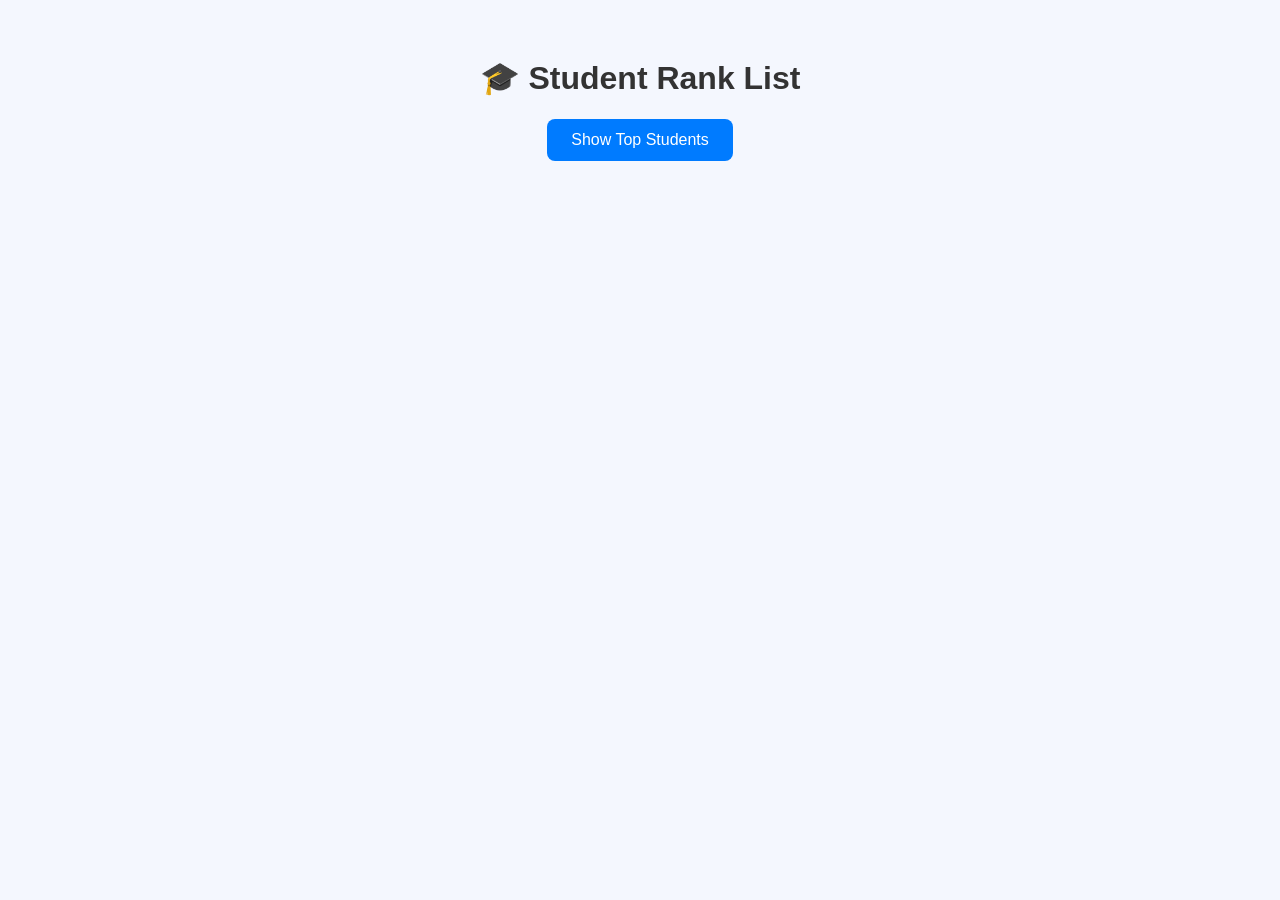
<file: STUDENT MARKSHEET/index.html>
<!DOCTYPE html>
<html lang="en">
<head>
    <meta charset="UTF-8">
    <meta name="viewport" content="width=device-width, initial-scale=1.0">
    <title>Student Marksheet System</title>
    <link rel="stylesheet" href="style.css">
</head>
<body>

    <h1>🎓 Student Rank List</h1>
    <button id="load-btn">Show Top Students</button>

    <!-- Container where student cards will be dynamically rendered -->
    <div id="cards-container"></div>

    <script src="script.js"></script>
</body>
</html>
</file>
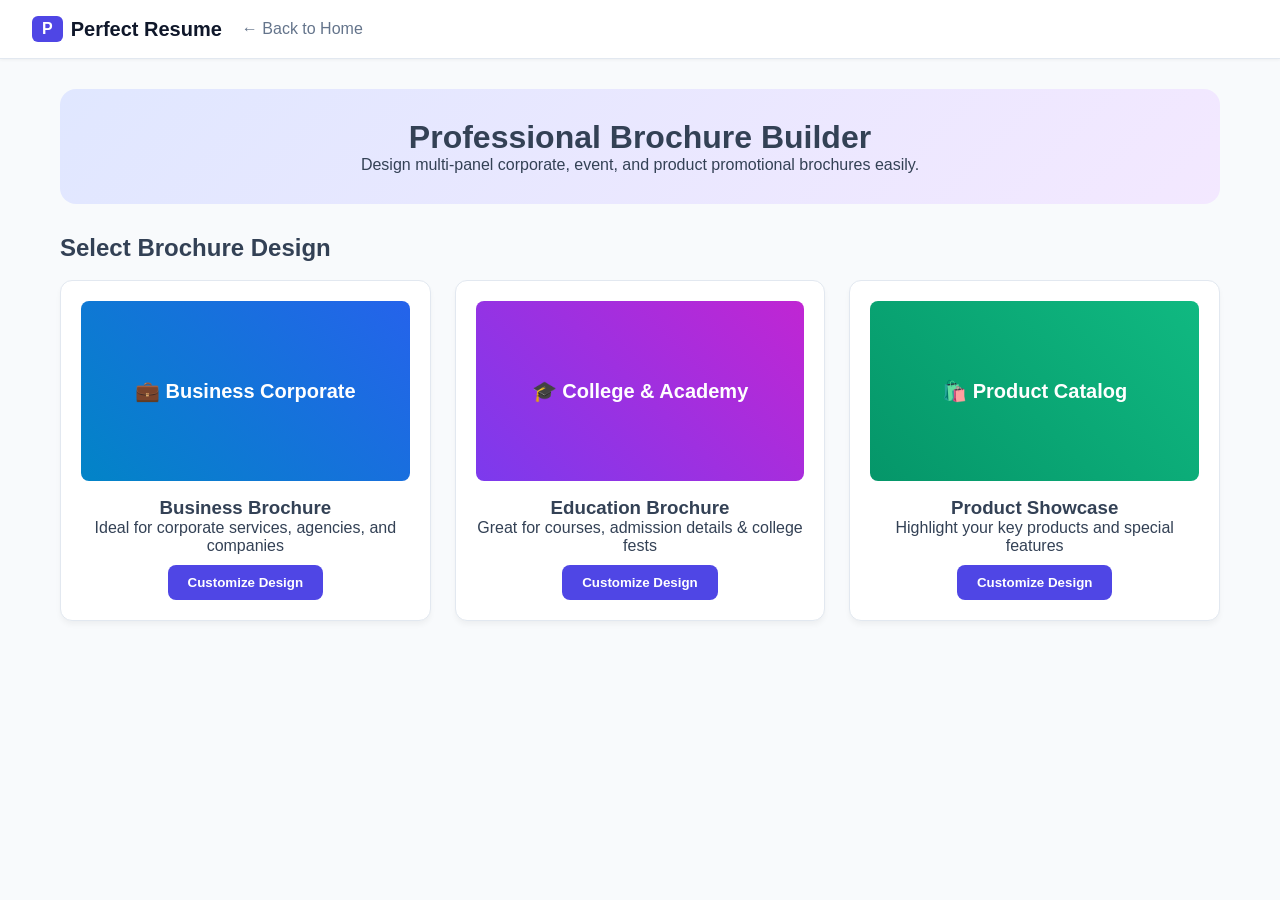
<file: resume builder/brochure.html>
<!DOCTYPE html>
<html lang="en">
<head>
    <meta charset="UTF-8">
    <meta name="viewport" content="width=device-width, initial-scale=1.0">
    <title>Brochure Maker - Perfect Resume</title>
    <style>
        * {
            box-sizing: border-box;
            margin: 0;
            padding: 0;
            font-family: 'Segoe UI', Tahoma, Geneva, Verdana, sans-serif;
        }
        body {
            background-color: #f8fafc;
            color: #334155;
        }
        .navbar {
            display: flex;
            justify-content: space-between;
            align-items: center;
            padding: 16px 32px;
            background: #ffffff;
            border-bottom: 1px solid #e2e8f0;
            box-shadow: 0 1px 3px rgba(0,0,0,0.05);
        }
        .nav-left {
            display: flex;
            align-items: center;
            gap: 20px;
        }
        .brand-logo {
            font-weight: bold;
            font-size: 20px;
            text-decoration: none;
            color: #0f172a;
            display: flex;
            align-items: center;
            gap: 8px;
        }
        .logo-box {
            background: #4f46e5;
            color: white;
            padding: 4px 10px;
            border-radius: 6px;
            font-size: 16px;
        }
        .nav-item {
            color: #64748b;
            text-decoration: none;
            font-weight: 500;
        }
        .nav-item:hover {
            color: #4f46e5;
        }
        .container {
            max-width: 1200px;
            margin: 30px auto;
            padding: 0 20px;
        }
        .hero-banner {
            text-align: center;
            padding: 30px 20px;
            background: linear-gradient(135deg, #e0e7ff 0%, #f3e8ff 100%);
            border-radius: 16px;
            margin-bottom: 30px;
        }
        .templates-grid {
            display: grid;
            grid-template-columns: repeat(auto-fit, minmax(280px, 1fr));
            gap: 24px;
        }
        .card-template {
            border: 1px solid #e2e8f0;
            border-radius: 12px;
            padding: 20px;
            background: #ffffff;
            text-align: center;
            box-shadow: 0 4px 6px -1px rgba(0,0,0,0.05);
            transition: transform 0.2s ease;
        }
        .card-template:hover {
            transform: translateY(-4px);
        }
        .preview-box {
            height: 180px;
            border-radius: 8px;
            margin-bottom: 16px;
            display: flex;
            align-items: center;
            justify-content: center;
            color: #ffffff;
            font-weight: bold;
            font-size: 20px;
        }
        .btn-create {
            background-color: #4f46e5;
            color: white;
            padding: 10px 20px;
            border: none;
            border-radius: 8px;
            cursor: pointer;
            font-weight: 600;
            margin-top: 10px;
            transition: background 0.2s;
        }
        .btn-create:hover {
            background-color: #4338ca;
        }
        .editor-section {
            display: none;
            background: white;
            border-radius: 16px;
            padding: 24px;
            box-shadow: 0 10px 25px -5px rgba(0,0,0,0.1);
        }
        .editor-grid {
            display: grid;
            grid-template-columns: 1fr 1.2fr;
            gap: 30px;
            margin-top: 20px;
        }
        @media (max-width: 900px) {
            .editor-grid {
                grid-template-columns: 1fr;
            }
        }
        .form-group {
            margin-bottom: 16px;
        }
        .form-group label {
            display: block;
            font-weight: 600;
            margin-bottom: 6px;
            font-size: 14px;
        }
        .form-group input, .form-group textarea {
            width: 100%;
            padding: 10px 12px;
            border: 1px solid #cbd5e1;
            border-radius: 8px;
            font-size: 14px;
            outline: none;
        }
        .form-group input:focus, .form-group textarea:focus {
            border-color: #4f46e5;
            box-shadow: 0 0 0 3px rgba(79, 70, 229, 0.1);
        }
        
        /* Brochure Tri-Fold Preview Layout */
        .brochure-preview-container {
            display: flex;
            flex-direction: column;
            align-items: center;
        }
        .brochure-canvas {
            width: 100%;
            min-height: 450px;
            border-radius: 12px;
            display: grid;
            grid-template-columns: 1fr 1fr 1fr;
            gap: 10px;
            padding: 15px;
            background: #1e293b;
            box-shadow: 0 10px 20px rgba(0,0,0,0.15);
            -webkit-print-color-adjust: exact;
            print-color-adjust: exact;
        }
        .panel {
            background: #ffffff;
            border-radius: 8px;
            padding: 16px;
            display: flex;
            flex-direction: column;
            justify-content: space-between;
            color: #0f172a;
            font-size: 12px;
        }
        .panel h3 {
            font-size: 16px;
            color: #4f46e5;
            margin-bottom: 8px;
            border-bottom: 2px solid #e2e8f0;
            padding-bottom: 4px;
        }
        .btn-download {
            background: #10b981;
            color: white;
            border: none;
            padding: 12px 24px;
            border-radius: 8px;
            font-weight: 600;
            cursor: pointer;
            margin-top: 20px;
        }
        .btn-download:hover {
            background: #059669;
        }
        .btn-back {
            background: #e2e8f0;
            color: #334155;
            border: none;
            padding: 8px 16px;
            border-radius: 6px;
            cursor: pointer;
            margin-bottom: 20px;
            font-weight: 600;
        }

        @media print {
            body * {
                visibility: hidden;
            }
            .brochure-preview-container, .brochure-canvas, .brochure-canvas * {
                visibility: visible;
            }
            body {
                background: none !important;
            }
            .container {
                margin: 0 !important;
                padding: 0 !important;
            }
            .brochure-preview-container {
                position: absolute;
                left: 0;
                top: 0;
                width: 100%;
            }
            .btn-download {
                display: none !important;
            }
            @page {
                size: landscape;
                margin: 0;
            }
        }
    </style>
</head>
<body>

    <nav class="navbar">
        <div class="nav-left">
            <a href="front.html" class="brand-logo">
                <span class="logo-box">P</span> Perfect Resume
            </a>
            <a href="front.html" class="nav-item">← Back to Home</a>
        </div>
    </nav>

    <div class="container">
        <!-- Selection View -->
        <div id="categoryView">
            <div class="hero-banner">
                <h1>Professional Brochure Builder</h1>
                <p>Design multi-panel corporate, event, and product promotional brochures easily.</p>
            </div>

            <h2>Select Brochure Design</h2>
            <br>
            <div class="templates-grid">
                <div class="card-template">
                    <div class="preview-box" style="background: linear-gradient(45deg, #0284c7, #2563eb);">
                        💼 Business Corporate
                    </div>
                    <h3>Business Brochure</h3>
                    <p>Ideal for corporate services, agencies, and companies</p>
                    <button class="btn-create" onclick="openEditor('Business Corporate')">Customize Design</button>
                </div>

                <div class="card-template">
                    <div class="preview-box" style="background: linear-gradient(45deg, #7c3aed, #c026d3);">
                        🎓 College & Academy
                    </div>
                    <h3>Education Brochure</h3>
                    <p>Great for courses, admission details & college fests</p>
                    <button class="btn-create" onclick="openEditor('Educational Program')">Customize Design</button>
                </div>

                <div class="card-template">
                    <div class="preview-box" style="background: linear-gradient(45deg, #059669, #10b981);">
                        🛍️ Product Catalog
                    </div>
                    <h3>Product Showcase</h3>
                    <p>Highlight your key products and special features</p>
                    <button class="btn-create" onclick="openEditor('Product Showcase')">Customize Design</button>
                </div>
            </div>
        </div>

        <!-- Custom Editor View -->
        <div id="editorView" class="editor-section">
            <button class="btn-back" onclick="closeEditor()">← Back to Templates</button>
            <h2 id="editorTitle">Customize Brochure</h2>

            <div class="editor-grid">
                <!-- Inputs -->
                <div class="editor-form">
                    <h3>Panel 1: Front Cover</h3>
                    <div class="form-group">
                        <label>Company / College Name</label>
                        <input type="text" id="inCompName" value="TechVision Solutions" oninput="updateBrochure()">
                    </div>
                    <div class="form-group">
                        <label>Main Tagline</label>
                        <input type="text" id="inTagline" value="Empowering Digital Innovation" oninput="updateBrochure()">
                    </div>

                    <h3 style="margin-top: 15px;">Panel 2: About Us & Services</h3>
                    <div class="form-group">
                        <label>About Us Summary</label>
                        <textarea id="inAbout" rows="3" oninput="updateBrochure()">We provide cutting-edge software development, cloud services, and UI/UX design to accelerate your growth.</textarea>
                    </div>
                    <div class="form-group">
                        <label>Key Offerings / Services</label>
                        <textarea id="inServices" rows="3" oninput="updateBrochure()">• Web & Mobile Apps&#10;• Cloud Architecture&#10;• Cybersecurity Solutions</textarea>
                    </div>

                    <h3 style="margin-top: 15px;">Panel 3: Contact Info</h3>
                    <div class="form-group">
                        <label>Contact Email & Phone</label>
                        <input type="text" id="inContact" value="contact@techvision.com | +91 9876543210" oninput="updateBrochure()">
                    </div>
                    <div class="form-group">
                        <label>Address / Website</label>
                        <input type="text" id="inAddress" value="Pune, Maharashtra | www.techvision.com" oninput="updateBrochure()">
                    </div>
                </div>

                <!-- Tri-fold Live Preview -->
                <div class="brochure-preview-container">
                    <div class="brochure-canvas" id="brochureCanvas">
                        <!-- Left Panel: About -->
                        <div class="panel">
                            <div>
                                <h3>About Us</h3>
                                <p id="pvAbout">We provide cutting-edge software development, cloud services, and UI/UX design to accelerate your growth.</p>
                            </div>
                            <div style="background: #f1f5f9; padding: 8px; border-radius: 6px;">
                                <strong style="font-size: 11px; color: #475569;">Why Choose Us?</strong>
                                <p style="font-size: 10px; color: #64748b; margin-top: 4px;">Top rated quality and dedicated support.</p>
                            </div>
                        </div>

                        <!-- Center Panel: Services -->
                        <div class="panel">
                            <div>
                                <h3>Services</h3>
                                <p id="pvServices" style="white-space: pre-line;">• Web & Mobile Apps&#10;• Cloud Architecture&#10;• Cybersecurity Solutions</p>
                            </div>
                            <div style="background: #e0e7ff; padding: 8px; border-radius: 6px; text-align: center;">
                                <strong style="color: #3730a3; font-size: 11px;">100% Satisfaction</strong>
                            </div>
                        </div>

                        <!-- Right Panel: Cover & Contact -->
                        <div class="panel" style="background: linear-gradient(135deg, #3b82f6, #1d4ed8); color: white;">
                            <div>
                                <span style="background: rgba(255,255,255,0.2); padding: 3px 8px; border-radius: 10px; font-size: 10px;">OFFICIAL BROCHURE</span>
                                <h2 id="pvCompName" style="font-size: 20px; margin-top: 15px; font-weight: 800;">TechVision Solutions</h2>
                                <p id="pvTagline" style="font-size: 12px; margin-top: 8px; opacity: 0.9;">Empowering Digital Innovation</p>
                            </div>

                            <div style="border-top: 1px solid rgba(255,255,255,0.3); padding-top: 10px; font-size: 10px; opacity: 0.95;">
                                <p id="pvContact">contact@techvision.com | +91 9876543210</p>
                                <p id="pvAddress" style="margin-top: 4px;">Pune, Maharashtra | www.techvision.com</p>
                            </div>
                        </div>
                    </div>

                    <button class="btn-download" onclick="window.print()">🖨️ Print / Download PDF</button>
                </div>
            </div>
        </div>
    </div>

    <script>
        function openEditor(title) {
            document.getElementById('categoryView').style.display = 'none';
            document.getElementById('editorView').style.display = 'block';
            document.getElementById('editorTitle').innerText = 'Customize ' + title + ' Brochure';
        }

        function closeEditor() {
            document.getElementById('editorView').style.display = 'none';
            document.getElementById('categoryView').style.display = 'block';
        }

        function updateBrochure() {
            document.getElementById('pvCompName').innerText = document.getElementById('inCompName').value || 'Company Name';
            document.getElementById('pvTagline').innerText = document.getElementById('inTagline').value || 'Tagline here';
            document.getElementById('pvAbout').innerText = document.getElementById('inAbout').value || 'About details...';
            document.getElementById('pvServices').innerText = document.getElementById('inServices').value || 'Services list...';
            document.getElementById('pvContact').innerText = document.getElementById('inContact').value || 'Contact info';
            document.getElementById('pvAddress').innerText = document.getElementById('inAddress').value || 'Address details';
        }
    </script>
</body>
</html>
</file>
<file: STUDENT MARKSHEET/style.css>
/* General page styling */
body {
    font-family: Arial, sans-serif;
    background-color: #f4f7fe;
    text-align: center;
    padding: 30px;
}

h1 {
    color: #333;
}

/* Button styling */
button {
    padding: 12px 24px;
    font-size: 16px;
    background-color: #007bff;
    color: white;
    border: none;
    border-radius: 8px;
    cursor: pointer;
    transition: 0.3s;
}

button:hover {
    background-color: #0056b3;
}

/* Grid layout for card containers */
#cards-container {
    display: flex;
    justify-content: center;
    gap: 20px;
    flex-wrap: wrap;
    margin-top: 30px;
}

/* Individual student card styling */
.card {
    background: white;
    padding: 20px;
    width: 200px;
    border-radius: 12px;
    box-shadow: 0 4px 10px rgba(0, 0, 0, 0.1);
    border-top: 5px solid #007bff;
    text-align: left;
}

.card h3 {
    margin: 0 0 10px 0;
    color: #2c3e50;
}

.card p {
    margin: 5px 0;
    color: #555;
}

/* Status indicator styling */
.pass {
    color: green;
    font-weight: bold;
}
</file>
